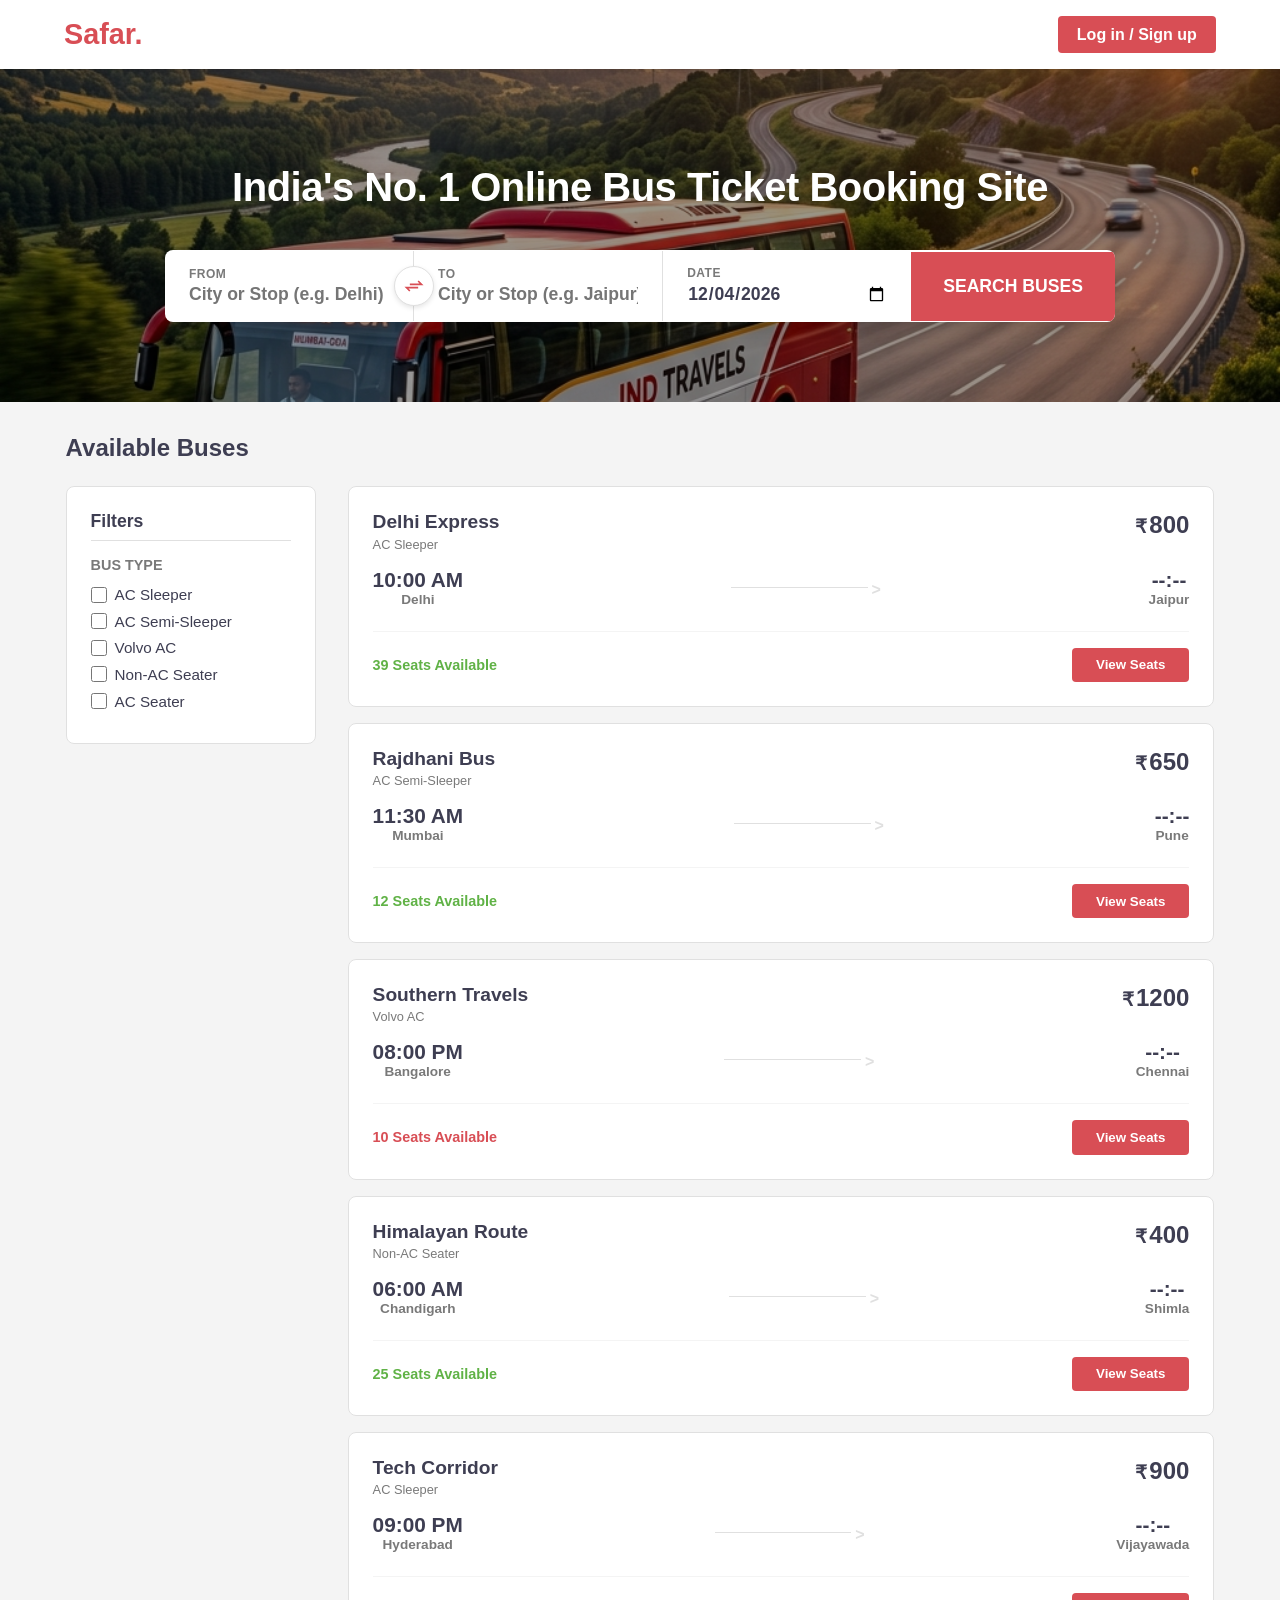
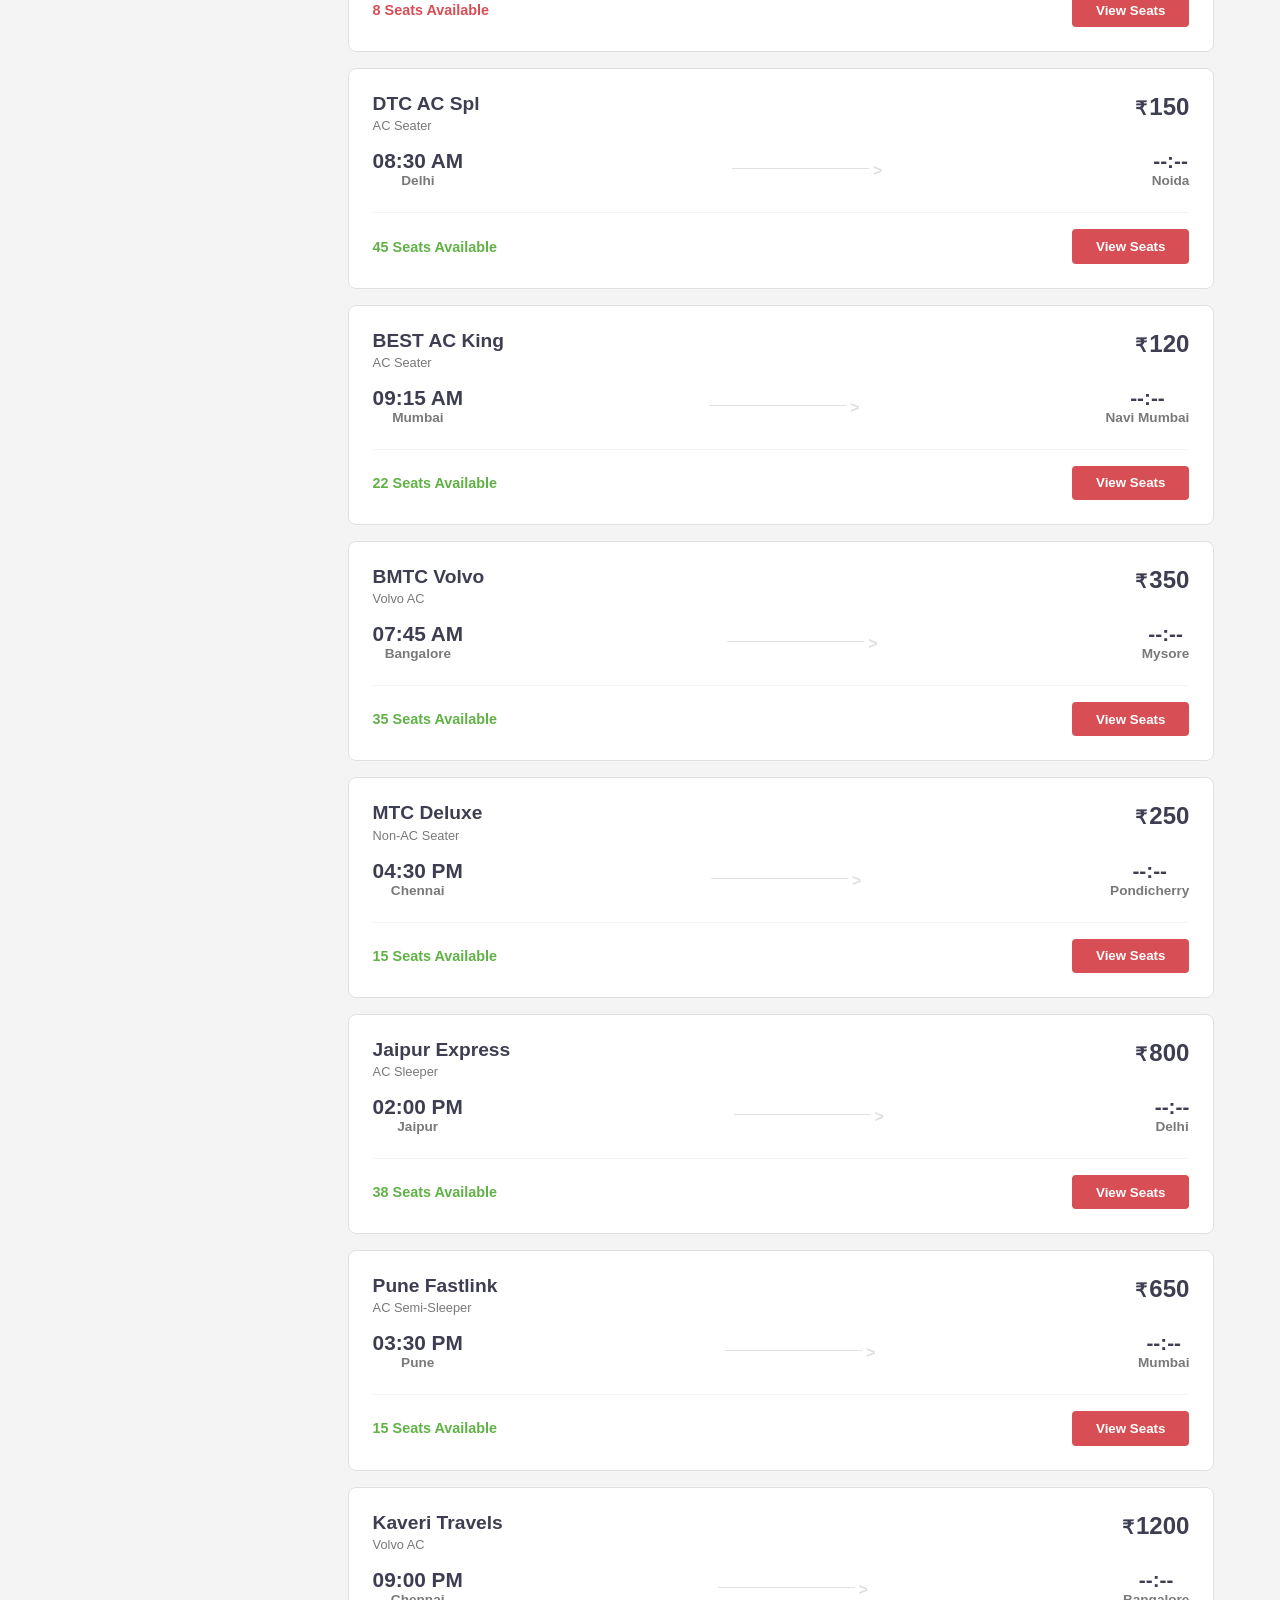
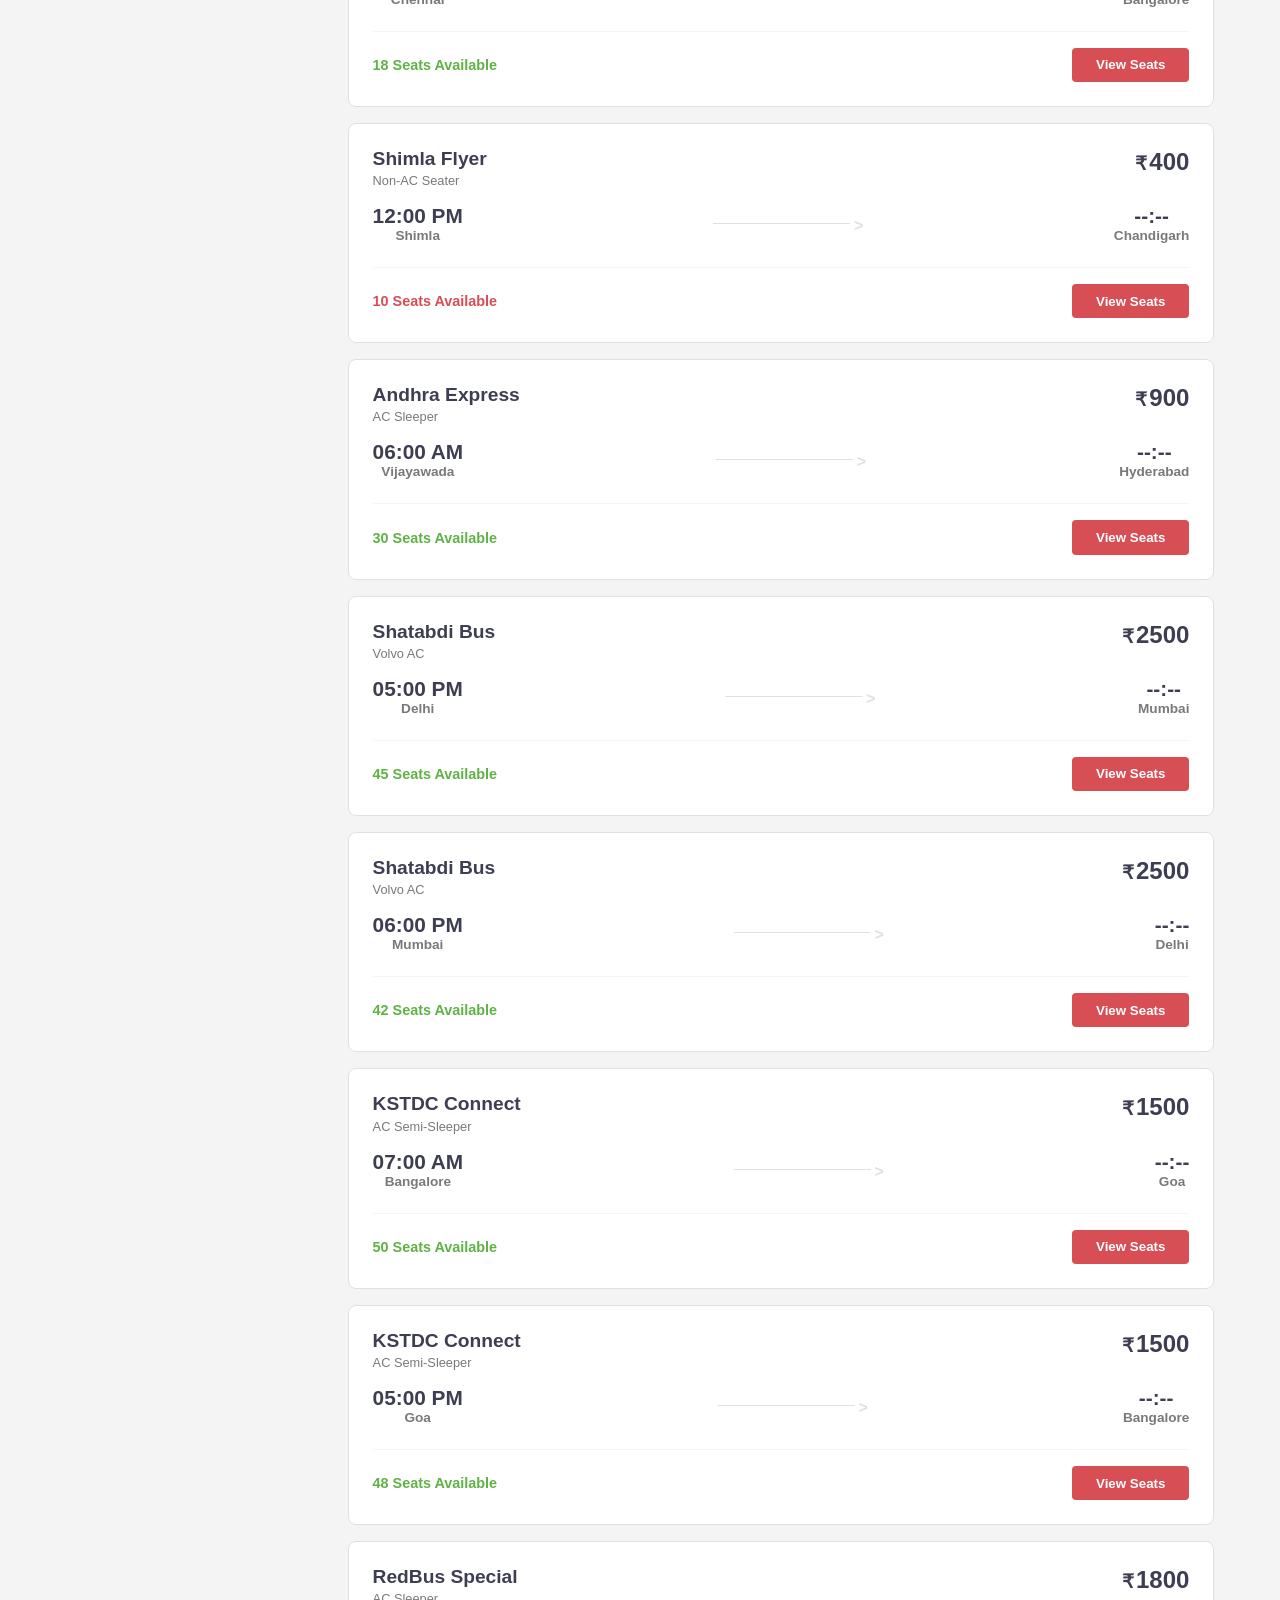
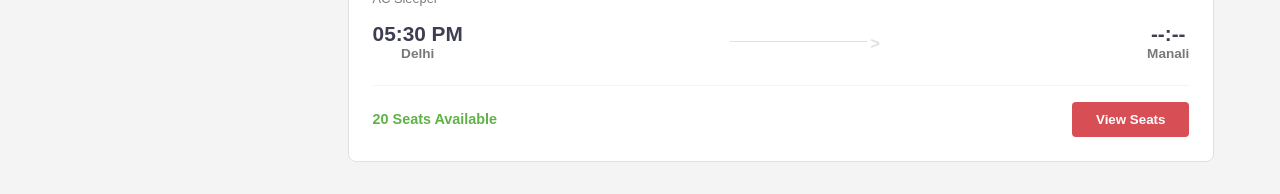
<file: index.html>
<!DOCTYPE html>
<html lang="en">

<head>
    <meta charset="UTF-8">
    <meta name="viewport" content="width=device-width, initial-scale=1.0">
    <title>Safar - India's #1 Bus Booking</title>
    <link rel="stylesheet" href="css/style.css?v=4">
</head>

<body>
    <header class="header">
        <a href="#" class="logo">Safar.</a>
        <div class="nav-links">
            <button id="my-bookings-btn" class="btn-outline"
                style="display: none; background: white; margin-right: 15px;">My Bookings</button>
            <span id="user-greeting" style="display: none; font-weight: 600;"></span>
            <button id="auth-btn" class="btn-primary">Log in / Sign up</button>
        </div>
    </header>

    <section class="hero">
        <div class="hero-content">
            <h1>India's No. 1 Online Bus Ticket Booking Site</h1>
            <div class="search-box">
                <div class="search-field">
                    <label for="search-from">FROM</label>
                    <input type="text" id="search-from" placeholder="City or Stop (e.g. Delhi)">
                </div>

                <button class="swap-btn" onclick="swapLocations()" title="Swap origin and destination">
                    <svg width="20" height="20" viewBox="0 0 24 24" fill="none" stroke="currentColor" stroke-width="2">
                        <path d="M7 10h14l-4-4M17 14H3l4 4" />
                    </svg>
                </button>

                <div class="search-field">
                    <label for="search-to">TO</label>
                    <input type="text" id="search-to" placeholder="City or Stop (e.g. Jaipur)">
                </div>
                <div class="search-field">
                    <label for="search-date">DATE</label>
                    <input type="date" id="search-date">
                </div>
                <button class="search-btn" onclick="triggerSearch()">SEARCH BUSES</button>
            </div>
        </div>
    </section>

    <main class="container">
        <div class="results-header">
            <h2 id="results-title">Available Buses</h2>
        </div>

        <div class="results-layout">
            <aside class="sidebar-filters">
                <h3>Filters</h3>
                <div class="filter-group">
                    <h4>Bus Type</h4>
                    <label><input type="checkbox" class="type-filter" value="AC Sleeper"> AC Sleeper</label>
                    <label><input type="checkbox" class="type-filter" value="AC Semi-Sleeper"> AC Semi-Sleeper</label>
                    <label><input type="checkbox" class="type-filter" value="Volvo AC"> Volvo AC</label>
                    <label><input type="checkbox" class="type-filter" value="Non-AC Seater"> Non-AC Seater</label>
                    <label><input type="checkbox" class="type-filter" value="AC Seater"> AC Seater</label>
                </div>
            </aside>
            <div class="bus-list-wrapper">
                <div id="loader">Searching buses...</div>
                <div id="bus-container" class="bus-list">
                    <!-- Dynamic Bus Cards injected by JS -->
                </div>
            </div>
        </div>
    </main>

    <!-- Auth Modal -->
    <div id="auth-modal" class="modal">
        <div class="modal-content">
            <span class="close-btn" id="close-modal">&times;</span>
            <h2 id="modal-title">Sign in to Safar</h2>

            <button type="button" class="btn-google" id="google-login-btn">
                <svg viewBox="0 0 24 24" width="20" height="20" xmlns="http://www.w3.org/2000/svg">
                    <path
                        d="M22.56 12.25c0-.78-.07-1.53-.2-2.25H12v4.26h5.92c-.26 1.37-1.04 2.53-2.21 3.31v2.77h3.57c2.08-1.92 3.28-4.74 3.28-8.09z"
                        fill="#4285F4" />
                    <path
                        d="M12 23c2.97 0 5.46-.98 7.28-2.66l-3.57-2.77c-.98.66-2.23 1.06-3.71 1.06-2.86 0-5.29-1.93-6.16-4.53H2.18v2.84C3.99 20.53 7.7 23 12 23z"
                        fill="#34A853" />
                    <path
                        d="M5.84 14.09c-.22-.66-.35-1.36-.35-2.09s.13-1.43.35-2.09V7.07H2.18C1.43 8.55 1 10.22 1 12s.43 3.45 1.18 4.93l2.85-2.22.81-.62z"
                        fill="#FBBC05" />
                    <path
                        d="M12 5.38c1.62 0 3.06.56 4.21 1.64l3.15-3.15C17.45 2.09 14.97 1 12 1 7.7 1 3.99 3.47 2.18 7.07l3.66 2.84c.87-2.6 3.3-4.53 6.16-4.53z"
                        fill="#EA4335" />
                </svg>
                Continue with Google
            </button>

            <div class="divider"><span>OR</span></div>

            <form id="auth-form">
                <input type="text" id="username" placeholder="Phone Number / Email" required class="input-field">
                <input type="password" id="password" placeholder="Password" required class="input-field">
                <button type="submit" id="auth-submit-btn" class="btn-primary btn-full">Sign In</button>
            </form>
            <p class="toggle-auth">
                <span id="toggle-text">Don't have an account?</span>
                <a href="#" id="toggle-auth-btn">Register</a>
            </p>
        </div>
    </div>

    <!-- Booking Modal -->
    <div id="booking-modal" class="modal">
        <div class="modal-content booking-content">
            <span class="close-btn" id="close-booking-modal">&times;</span>
            <h2>Complete Your Booking</h2>
            <p id="booking-summary">Bus info placeholder</p>
            <div id="booking-seats-summary" style="margin-bottom: 2rem; font-weight: 600;">Selected Seat: <span
                    id="selected-seat-label">None</span></div>
            <button id="confirm-booking-btn" class="btn-primary btn-full" disabled>Confirm Booking</button>
        </div>
    </div>

    <!-- Mock Google Account Chooser Modal -->
    <div id="mock-google-modal" class="modal" style="z-index: 2000; background: rgba(0,0,0,0.8);">
        <div class="mock-google-content"
            style="background: #202124; width: 100%; max-width: 450px; border-radius: 8px; padding: 2rem; box-shadow: 0 4px 6px rgba(0,0,0,0.3); font-family: 'Segoe UI', Roboto, Helvetica, Arial, sans-serif;">
            <div class="google-header" style="margin-bottom: 2rem;">
                <svg viewBox="0 0 24 24" width="30" height="30" xmlns="http://www.w3.org/2000/svg">
                    <path
                        d="M22.56 12.25c0-.78-.07-1.53-.2-2.25H12v4.26h5.92c-.26 1.37-1.04 2.53-2.21 3.31v2.77h3.57c2.08-1.92 3.28-4.74 3.28-8.09z"
                        fill="#4285F4" />
                    <path
                        d="M12 23c2.97 0 5.46-.98 7.28-2.66l-3.57-2.77c-.98.66-2.23 1.06-3.71 1.06-2.86 0-5.29-1.93-6.16-4.53H2.18v2.84C3.99 20.53 7.7 23 12 23z"
                        fill="#34A853" />
                    <path
                        d="M5.84 14.09c-.22-.66-.35-1.36-.35-2.09s.13-1.43.35-2.09V7.07H2.18C1.43 8.55 1 10.22 1 12s.43 3.45 1.18 4.93l2.85-2.22.81-.62z"
                        fill="#FBBC05" />
                    <path
                        d="M12 5.38c1.62 0 3.06.56 4.21 1.64l3.15-3.15C17.45 2.09 14.97 1 12 1 7.7 1 3.99 3.47 2.18 7.07l3.66 2.84c.87-2.6 3.3-4.53 6.16-4.53z"
                        fill="#EA4335" />
                </svg>
                <h2 style="color: #e8eaed; margin-top: 15px; font-weight: 400; font-size: 1.5rem;">Choose an account
                </h2>
                <p style="color: #e8eaed; font-size: 1rem; margin-top: 10px;">to continue to <strong
                        style="color: #8ab4f8;">Safar</strong></p>
            </div>

            <div class="google-account-list" style="border-top: 1px solid #5f6368;">
                <div class="google-account" onclick="mockGoogleLogin('Shriya Shrivastav', 'ss5264@srmist.edu.in')"
                    style="display: flex; align-items: center; padding: 12px 0; border-bottom: 1px solid #5f6368; cursor: pointer; transition: background 0.2s;">
                    <div class="google-avatar"
                        style="background:#a55c5c; color: white; width: 28px; height: 28px; border-radius: 50%; display: flex; align-items: center; justify-content: center; font-size: 14px; font-weight: 600; margin-right: 15px;">
                        S</div>
                    <div class="google-details" style="display: flex; flex-direction: column;">
                        <div class="google-name" style="color: #e8eaed; font-weight: 600; font-size: 0.95rem;">shriya
                            shrivastav</div>
                        <div class="google-email" style="color: #9aa0a6; font-size: 0.85rem;">ss5264@srmist.edu.in</div>
                    </div>
                </div>

                <div class="google-account" onclick="mockGoogleLogin('Guest User', 'guest@gmail.com')"
                    style="display: flex; align-items: center; padding: 12px 0; border-bottom: 1px solid #5f6368; cursor: pointer; transition: background 0.2s;">
                    <div class="google-avatar"
                        style="background:#4285F4; color: white; width: 28px; height: 28px; border-radius: 50%; display: flex; align-items: center; justify-content: center; font-size: 14px; font-weight: 600; margin-right: 15px;">
                        G</div>
                    <div class="google-details" style="display: flex; flex-direction: column;">
                        <div class="google-name" style="color: #e8eaed; font-weight: 600; font-size: 0.95rem;">Guest
                            User</div>
                        <div class="google-email" style="color: #9aa0a6; font-size: 0.85rem;">guest@gmail.com</div>
                    </div>
                </div>
            </div>
        </div>
    </div>

    <!-- Bookings History Modal -->
    <div id="bookings-modal" class="modal" style="z-index: 1500;">
        <div class="modal-content" style="max-width: 600px; background: var(--bg-main);">
            <span class="close-btn" id="close-bookings-modal" style="top: 1.5rem;">&times;</span>
            <h2
                style="margin-bottom: 1.5rem; text-align: left; padding-bottom: 1rem; border-bottom: 1px solid var(--border-light);">
                My Trips</h2>
            <div id="bookings-list" style="max-height: 50vh; overflow-y: auto; text-align: left; padding-right: 10px;">
                <!-- Bookings injected here -->
            </div>
        </div>
    </div>

    <div id="notification-area" class="notification-area"></div>

    <script src="js/script.js?v=5"></script>
</body>

</html>
</file>
<file: css/style.css>
:root {
    --primary: #d84e55;
    /* redBus Red */
    --primary-hover: #c64147;
    --secondary: #d84e55;
    --bg-main: #f4f4f4;
    --card-bg: #ffffff;
    --text-main: #3e3e52;
    --text-muted: #797979;
    --border-light: #e0e0e0;
    --success: #60b246;
    --alert: #d84e55;
}

* {
    margin: 0;
    padding: 0;
    box-sizing: border-box;
    font-family: 'Montserrat', -apple-system, BlinkMacSystemFont, sans-serif;
}

body {
    background-color: var(--bg-main);
    color: var(--text-main);
}

.header {
    background: var(--card-bg);
    padding: 1rem 5%;
    display: flex;
    justify-content: space-between;
    align-items: center;
    box-shadow: 0 1px 5px rgba(0, 0, 0, 0.1);
    position: sticky;
    top: 0;
    z-index: 100;
}

.logo {
    color: var(--primary);
    font-size: 1.8rem;
    font-weight: 800;
    text-decoration: none;
}

.nav-links {
    display: flex;
    gap: 1.5rem;
    align-items: center;
}

.btn-primary {
    background: var(--primary);
    color: white;
    border: none;
    padding: 0.6rem 1.2rem;
    border-radius: 4px;
    font-weight: 600;
    cursor: pointer;
    transition: 0.2s;
    font-size: 1rem;
}

.btn-primary:hover {
    background: var(--primary-hover);
    box-shadow: 0 2px 4px rgba(0, 0, 0, 0.2);
}

.btn-outline {
    background: transparent;
    color: var(--primary);
    border: 1px solid var(--primary);
    padding: 0.6rem 1.2rem;
    border-radius: 4px;
    font-weight: 600;
    cursor: pointer;
    transition: 0.2s;
}

.btn-outline:hover {
    background: rgba(216, 78, 85, 0.05);
}

/* Hero Section */
.hero {
    background: #3e3e52 url('../hero.png') center/cover no-repeat;
    position: relative;
    padding: 6rem 5% 5rem;
    text-align: center;
    color: white;
}

.hero::before {
    content: '';
    position: absolute;
    top: 0;
    left: 0;
    right: 0;
    bottom: 0;
    background: rgba(0, 0, 0, 0.4);
    z-index: 0;
}

.hero-content {
    position: relative;
    z-index: 1;
}

.hero h1 {
    font-size: 2.5rem;
    font-weight: 700;
    margin-bottom: 2.5rem;
    letter-spacing: -0.5px;
}

/* Search Box */
.search-box {
    background: var(--card-bg);
    border-radius: 8px;
    padding: 0;
    display: flex;
    align-items: center;
    max-width: 950px;
    margin: 0 auto;
    box-shadow: 0 4px 15px rgba(0, 0, 0, 0.1);
    overflow: hidden;
}

.search-field {
    flex: 1;
    display: flex;
    flex-direction: column;
    text-align: left;
    position: relative;
    padding: 1rem 1.5rem;
    border-right: 1px solid var(--border-light);
}

.search-field:last-of-type {
    border-right: none;
}

.search-field label {
    font-size: 0.75rem;
    color: var(--text-muted);
    margin-bottom: 0.2rem;
    font-weight: 700;
    letter-spacing: 0.5px;
}

.search-field input {
    width: 100%;
    border: none;
    font-size: 1.1rem;
    color: var(--text-main);
    font-weight: 600;
    outline: none;
    background: transparent;
}

.search-btn {
    background: var(--primary);
    color: white;
    border: none;
    padding: 1.5rem 2rem;
    font-size: 1.1rem;
    font-weight: 700;
    cursor: pointer;
    transition: background 0.3s;
    height: 100%;
    display: flex;
    align-items: center;
    justify-content: center;
}

.search-btn:hover {
    background: var(--primary-hover);
}

/* Results Layout */
.container {
    max-width: 1200px;
    margin: 2rem auto;
    padding: 0 2%;
    min-height: 50vh;
}

.results-header {
    margin-bottom: 1.5rem;
}

.results-header h2 {
    font-size: 1.5rem;
    font-weight: 700;
    color: var(--text-main);
}

.results-layout {
    display: flex;
    gap: 2rem;
    align-items: flex-start;
}

.sidebar-filters {
    flex: 0 0 250px;
    background: var(--card-bg);
    padding: 1.5rem;
    border-radius: 8px;
    border: 1px solid var(--border-light);
    position: sticky;
    top: 100px;
}

.sidebar-filters h3 {
    font-size: 1.1rem;
    margin-bottom: 1rem;
    padding-bottom: 0.5rem;
    border-bottom: 1px solid var(--border-light);
}

.filter-group h4 {
    font-size: 0.9rem;
    color: var(--text-muted);
    margin-bottom: 0.8rem;
    text-transform: uppercase;
}

.filter-group label {
    display: block;
    margin-bottom: 0.6rem;
    font-size: 0.95rem;
    cursor: pointer;
    display: flex;
    align-items: center;
    gap: 0.5rem;
}

.filter-group input {
    width: 16px;
    height: 16px;
    accent-color: var(--primary);
    cursor: pointer;
}

.bus-list-wrapper {
    flex: 1;
    min-width: 0;
}

.bus-list {
    display: flex;
    flex-direction: column;
    gap: 1rem;
}

/* Bus Card */
.bus-card {
    background: var(--card-bg);
    border-radius: 8px;
    border: 1px solid var(--border-light);
    padding: 1.5rem;
    transition: box-shadow 0.2s;
    position: relative;
    overflow: hidden;
}

.bus-card:hover {
    box-shadow: 0 4px 12px rgba(0, 0, 0, 0.08);
}

.bus-info-top {
    display: flex;
    justify-content: space-between;
    margin-bottom: 1rem;
}

.operator-name {
    font-weight: 700;
    font-size: 1.2rem;
}

.bus-type-badge {
    font-size: 0.8rem;
    color: var(--text-muted);
    margin-top: 0.2rem;
}

.price-action {
    text-align: right;
}

.price {
    font-size: 1.5rem;
    font-weight: 700;
    color: var(--text-main);
}

.price::before {
    content: '₹';
    font-size: 1.2rem;
    margin-right: 2px;
}

.route-info {
    display: flex;
    align-items: center;
    gap: 2rem;
    margin-bottom: 1.5rem;
}

.time-city {
    display: inline-flex;
    flex-direction: column;
    text-align: center;
}

.time-val {
    font-size: 1.3rem;
    font-weight: 700;
    color: var(--text-main);
}

.city-val {
    font-size: 0.85rem;
    color: var(--text-muted);
    font-weight: 600;
}

.connector {
    flex: 1;
    height: 1px;
    background: var(--border-light);
    position: relative;
    max-width: 150px;
    margin: 0 auto;
}

.connector::after {
    content: '>';
    position: absolute;
    right: 0;
    top: -6px;
    color: var(--border-light);
    font-weight: bold;
    background: white;
    padding-left: 4px;
}

.card-footer {
    display: flex;
    justify-content: space-between;
    align-items: center;
    border-top: 1px solid var(--bg-main);
    padding-top: 1rem;
}

.seats-warning {
    font-size: 0.9rem;
    font-weight: 600;
    color: var(--success);
}

.seats-warning.low {
    color: var(--alert);
}

.btn-view-seats {
    background: var(--primary);
    color: white;
    border: none;
    padding: 0.6rem 1.5rem;
    border-radius: 4px;
    font-weight: 600;
    cursor: pointer;
    transition: 0.3s;
}

.btn-view-seats:hover {
    background: var(--primary-hover);
}

/* Seat Selection Drawer */
.seat-drawer {
    display: none;
    margin-top: 1.5rem;
    padding: 1.5rem;
    background: #fafafa;
    border-radius: 8px;
    border: 1px solid var(--border-light);
    animation: fadeIn 0.3s ease-in-out;
}

.seat-drawer-header {
    display: flex;
    justify-content: space-between;
    align-items: center;
    margin-bottom: 1rem;
    border-bottom: 1px solid #ddd;
    padding-bottom: 0.5rem;
}

.seat-drawer-header h4 {
    margin: 0;
    font-size: 1.1rem;
}

.close-drawer {
    cursor: pointer;
    font-size: 1.5rem;
    color: var(--text-muted);
    font-weight: 700;
    transition: 0.2s;
}

.close-drawer:hover {
    color: var(--alert);
}

.seat-layout {
    display: flex;
    flex-wrap: wrap;
    gap: 2rem;
    justify-content: space-between;
    align-items: flex-start;
}

.bus-layout-outline {
    border: 2px solid #ccc;
    border-radius: 12px;
    padding: 1rem 1.5rem 1rem 0.5rem;
    background: white;
    width: fit-content;
    position: relative;
}

.driver-wheel {
    position: absolute;
    top: 1.5rem;
    right: 1rem;
    width: 0;
    height: 0;
    border-top: 10px solid transparent;
    border-bottom: 10px solid transparent;
    border-right: 15px solid #bbb;
}

/* Steering wheel indicator */
.seat-grid {
    display: grid;
    grid-template-columns: repeat(4, 1fr);
    gap: 0.8rem;
    margin-top: 3rem;
    margin-left: 1rem;
}

.seat {
    width: 35px;
    height: 35px;
    border: 1px solid #aaa;
    border-radius: 4px;
    border-bottom: 3px solid #aaa;
    cursor: pointer;
    display: flex;
    align-items: center;
    justify-content: center;
    font-size: 0.75rem;
    background: white;
    font-weight: 600;
    transition: 0.2s;
}

.seat:hover:not(.booked) {
    background: #f0f0f0;
    border-color: #888;
    border-bottom-color: #888;
}

.seat.selected {
    background: var(--primary);
    color: white;
    border-color: var(--primary-hover);
    border-bottom-color: #8b0000;
}

.seat.booked {
    background: #e0e0e0;
    color: #a0a0a0;
    border-color: #d0d0d0;
    border-bottom-color: #d0d0d0;
    cursor: not-allowed;
}

.booking-action-panel {
    display: flex;
    flex-direction: column;
    justify-content: center;
    min-width: 250px;
    gap: 1rem;
    background: white;
    padding: 1.5rem;
    border: 1px solid var(--border-light);
    border-radius: 8px;
}

.booking-action-panel h4 {
    margin-top: 0;
    border-bottom: 1px solid #ddd;
    padding-bottom: 0.5rem;
}

.selected-seat-info {
    font-size: 0.95rem;
    margin-bottom: 0.5rem;
}

.btn-continue {
    background: var(--success);
    color: white;
    border: none;
    padding: 0.8rem;
    border-radius: 4px;
    font-weight: 700;
    cursor: pointer;
    transition: 0.2s;
    width: 100%;
    text-align: center;
}

.btn-continue:hover {
    background: #509e3a;
}

.btn-continue:disabled {
    background: var(--border-light);
    cursor: not-allowed;
}

/* Modals & Utils */
.modal {
    display: none;
    position: fixed;
    top: 0;
    left: 0;
    width: 100%;
    height: 100%;
    background: rgba(0, 0, 0, 0.6);
    z-index: 1000;
    justify-content: center;
    align-items: center;
}

.modal-content {
    background: var(--card-bg);
    padding: 2rem;
    border-radius: 8px;
    width: 100%;
    max-width: 400px;
    position: relative;
    box-shadow: 0 10px 30px rgba(0, 0, 0, 0.2);
}

.booking-content {
    max-width: 450px;
}

.close-btn {
    position: absolute;
    top: 1rem;
    right: 1.5rem;
    font-size: 1.5rem;
    cursor: pointer;
    color: var(--text-muted);
    font-weight: bold;
}

.input-field {
    width: 100%;
    padding: 0.8rem;
    margin-bottom: 1rem;
    border: 1px solid var(--border-light);
    border-radius: 4px;
    font-size: 1rem;
}

.input-field:focus {
    border-color: var(--primary);
    outline: none;
}

.btn-full {
    width: 100%;
}

.toggle-auth {
    margin-top: 1rem;
    text-align: center;
    font-size: 0.9rem;
}

.toggle-auth a {
    color: var(--primary);
    text-decoration: none;
    font-weight: 600;
}

.btn-google {
    background: white;
    color: var(--text-main);
    border: 1px solid var(--border-light);
    padding: 0.8rem;
    border-radius: 4px;
    font-weight: 600;
    cursor: pointer;
    width: 100%;
    display: flex;
    align-items: center;
    justify-content: center;
    gap: 10px;
    transition: 0.2s;
    font-size: 1rem;
    margin-bottom: 0.5rem;
}

.btn-google:hover {
    background: #f8f8f8;
    box-shadow: 0 2px 4px rgba(0, 0, 0, 0.05);
}

.divider {
    display: flex;
    align-items: center;
    text-align: center;
    margin: 1.2rem 0;
    color: var(--text-muted);
}

.divider::before,
.divider::after {
    content: '';
    flex: 1;
    border-bottom: 1px solid var(--border-light);
}

.divider span {
    padding: 0 10px;
    font-size: 0.85rem;
    font-weight: 600;
}

#loader {
    padding: 3rem;
    text-align: center;
    font-weight: 600;
    color: var(--text-muted);
    display: none;
}

.notification-area {
    position: fixed;
    bottom: 2rem;
    left: 50%;
    transform: translateX(-50%);
    display: flex;
    flex-direction: column;
    gap: 1rem;
    z-index: 1000;
}

.notification {
    background: #333;
    color: white;
    padding: 1rem 2rem;
    border-radius: 4px;
    box-shadow: 0 4px 12px rgba(0, 0, 0, 0.2);
    font-weight: 600;
    animation: slideUp 0.3s ease-out;
}

@keyframes slideUp {
    from {
        transform: translateY(100%);
        opacity: 0;
    }

    to {
        transform: translateY(0);
        opacity: 1;
    }
}

@keyframes fadeIn {
    from {
        opacity: 0;
    }

    to {
        opacity: 1;
    }
}

.fade-out {
    opacity: 0;
    transition: opacity 0.3s;
}

.swap-btn {
    background: white;
    border: 1px solid var(--border-light);
    width: 40px;
    height: 40px;
    display: flex;
    align-items: center;
    justify-content: center;
    cursor: pointer;
    color: var(--primary);
    z-index: 2;
    margin: 0 -20px;
    border-radius: 50%;
    transition: 0.2s;
    box-shadow: 0 2px 5px rgba(0, 0, 0, 0.1);
}

.swap-btn:hover {
    background: var(--bg-main);
    transform: rotate(180deg);
}

@media (max-width: 900px) {
    .results-layout {
        flex-direction: column;
    }

    .sidebar-filters {
        flex: auto;
        width: 100%;
        top: 0;
        margin-bottom: 1rem;
    }

    .search-box {
        flex-direction: column;
        border-radius: 8px;
    }

    .search-field {
        width: 100%;
        border-right: none;
        border-bottom: 1px solid var(--border-light);
    }

    .swap-btn {
        transform: rotate(90deg);
        margin: -10px auto;
    }

    .swap-btn:hover {
        transform: rotate(270deg);
    }
}
</file>
